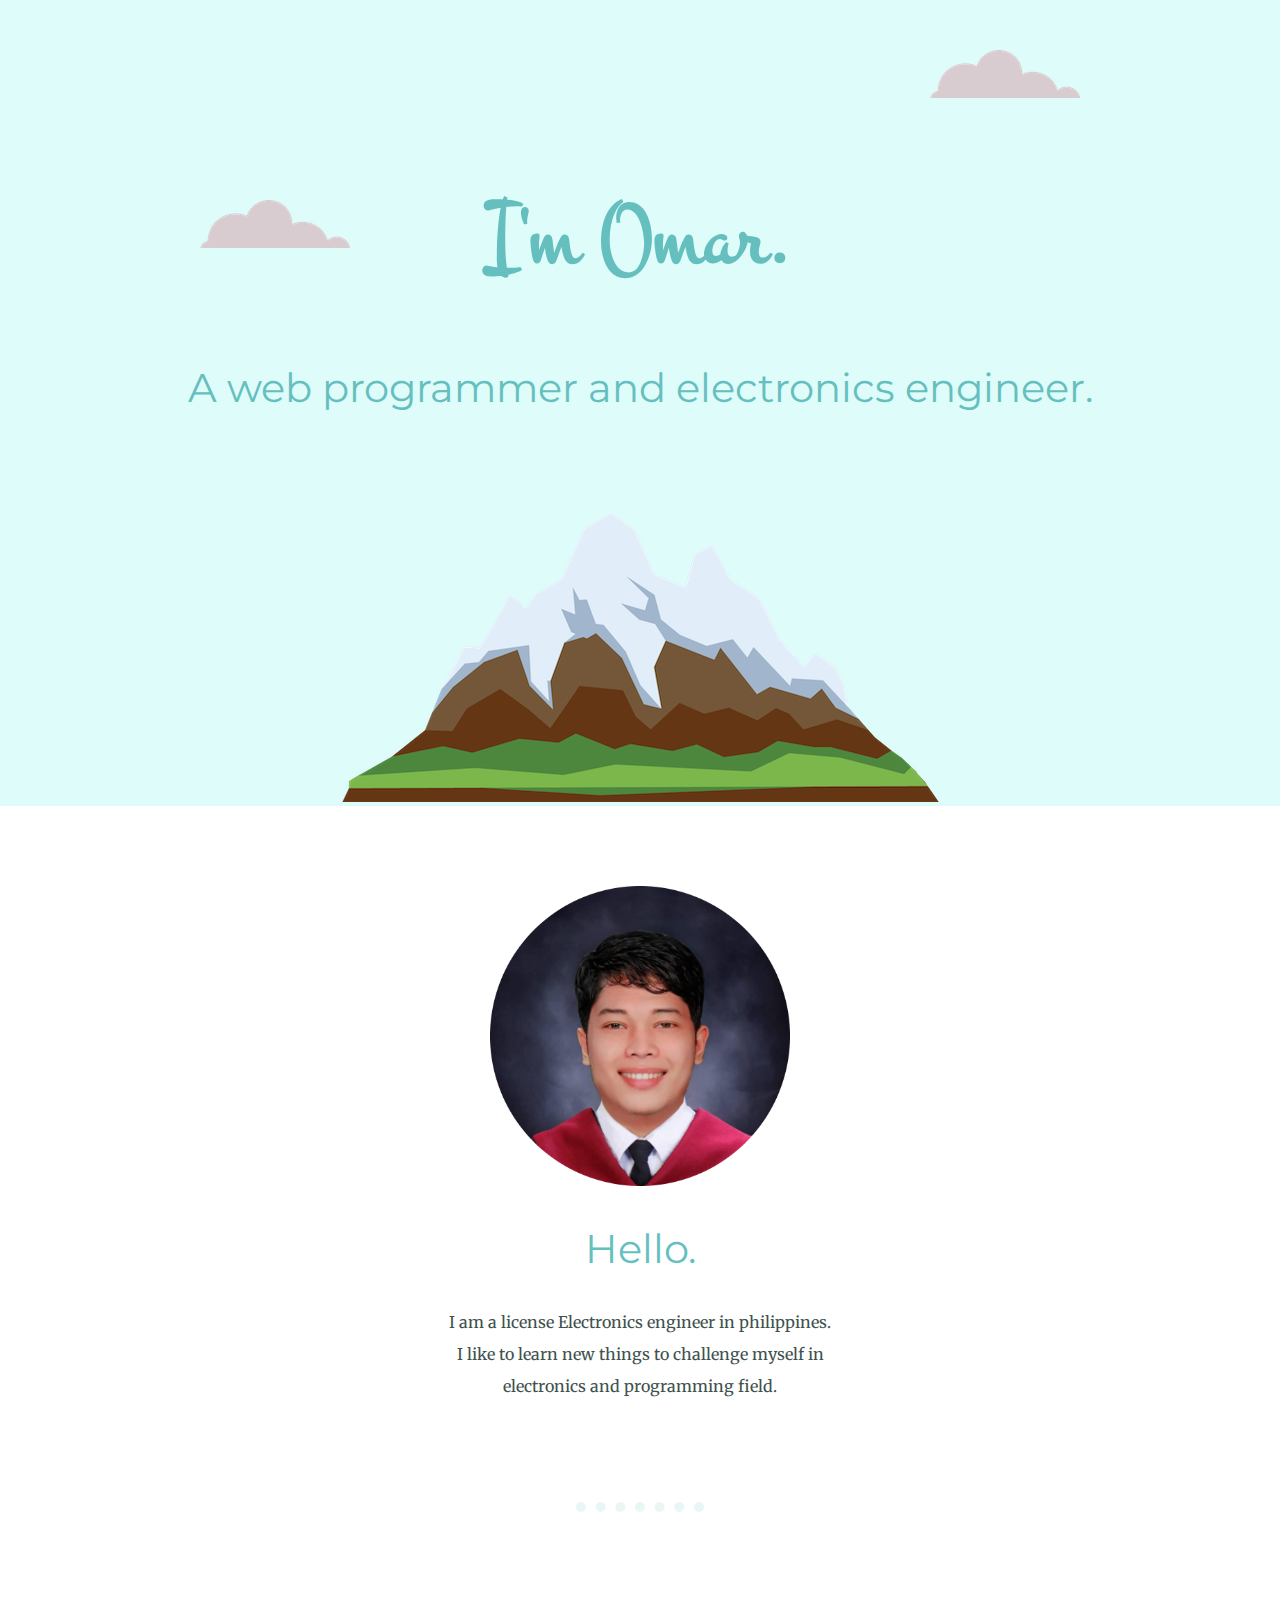
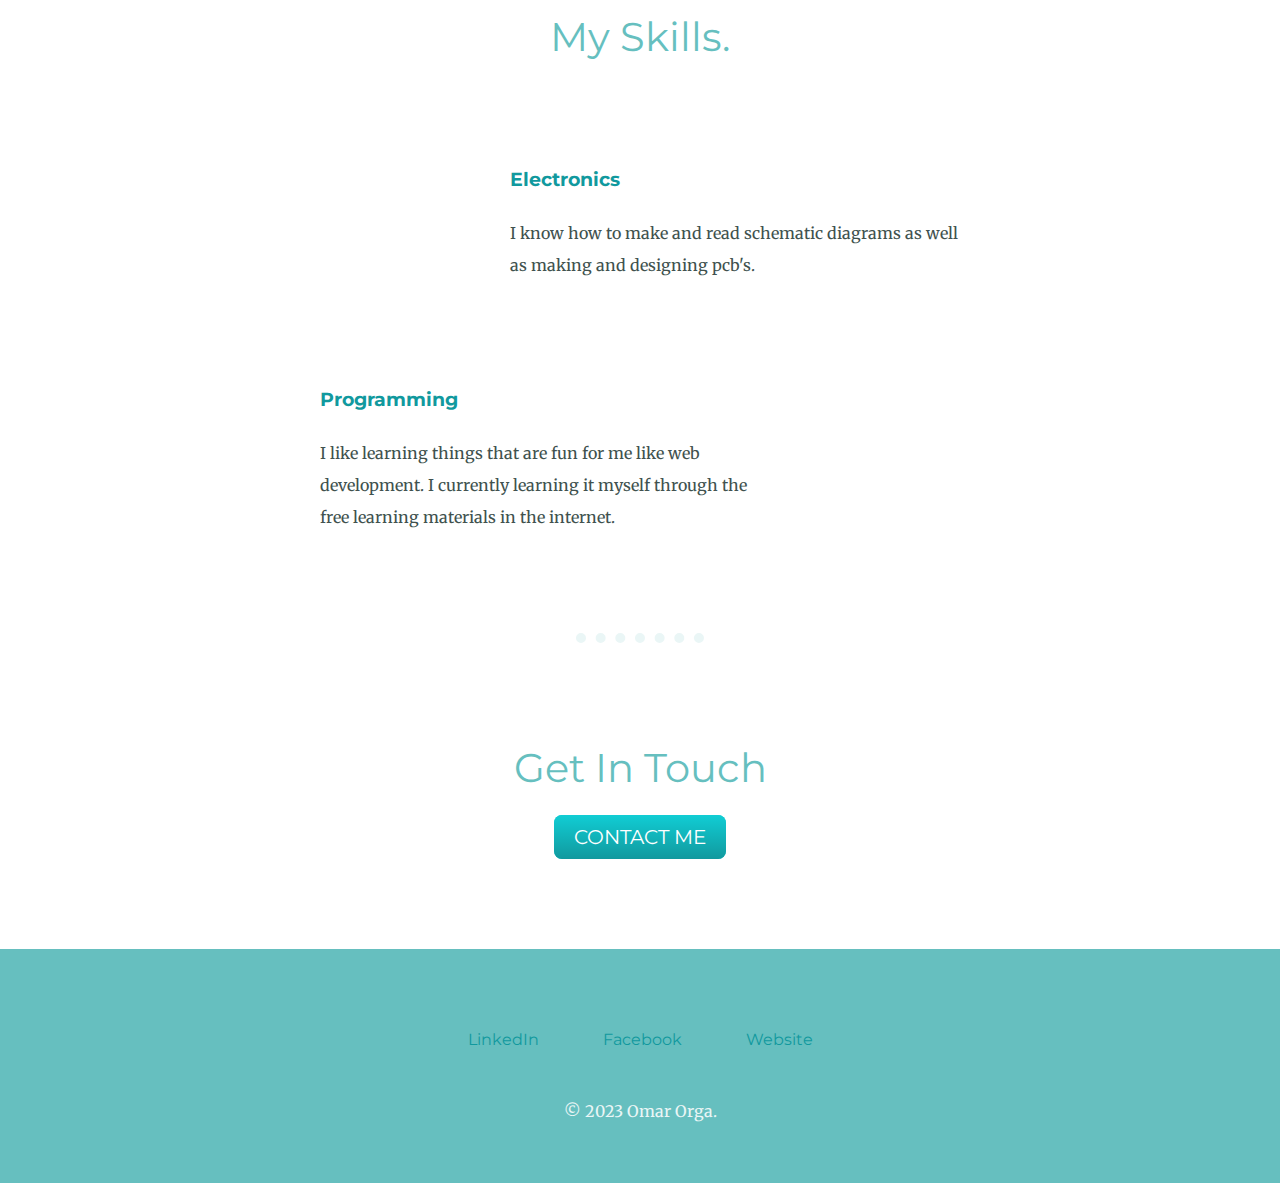
<file: index.html>
<!DOCTYPE html>
<html lang="en">
<head>
    <meta charset="UTF-8">
    <meta http-equiv="X-UA-Compatible" content="IE=edge">
    <meta name="viewport" content="width=device-width, initial-scale=1.0">
    <title>Omar A. Orga</title>
    <link rel="stylesheet" href="css/style.css">
    <link rel="icon" href="favicon_io/favicon.ico">
    <style>
        @import url('https://fonts.googleapis.com/css2?family=Merriweather&family=Montez&family=Montserrat&display=swap');
      </style>
</head>
<body>
    <div class="top_container">
    <img class="top_cloud" src="images/cloud.png" alt="cloud">
        <h1 class="name">I'm Omar.</h1>
        <h2 >A web programmer and electronics engineer.</h2>
    <img class="buttom_cloud" src="images/cloud.png" alt="cloud">
    <img class="mountain" src="images/mountain.png" alt="mountain">
    </div>
    <div class="middle_container">
        <div class="profile">
          <img src="images/omar.png" alt="profile pic" class="profile_pic">
          <h2>Hello.</h2>
          <p class="intro">I am a license Electronics engineer in philippines. I like to learn new things to challenge myself in electronics and programming field.</p>
        </div>
        <hr>
        <div class="skills">
          <h2>My Skills.</h2>
          <div class="skill-row">
            <iframe src="https://giphy.com/embed/DZrp2DjxS7P5aVzmOj" frameBorder="0" class="giphy-embed1" allowFullScreen></iframe>
            <h3>Electronics</h3>
            <p>I know how to make and read schematic diagrams as well as making and designing pcb's.</p>
          </div>
          <div class="skill-row">
            <iframe src="https://giphy.com/embed/juua9i2c2fA0AIp2iq" frameBorder="0" class="giphy-embed2" allowFullScreen></iframe>
            <h3>Programming</h3>
            <p>I like learning things that are fun for me like web development. I currently learning it myself through the free learning materials in the internet.</p>
          </div>
        </div>
        <hr>
        <div class="contact-me">
          <h2>Get In Touch</h2>
          <a class="btn" href="mailto:orgaomar8@gmail.com">CONTACT ME</a>
        </div>
      </div>
      
      
      <div class="bottom_container">
        <a class="footer-link" href="www.linkedin.com/in/omarorga">LinkedIn</a>
        <a class="footer-link" href="https://web.facebook.com/omar.orga.5/">Facebook</a>
        <a class="footer-link" href="https://omar00-bot.github.io/cv/">Website</a>
        <p class="credits">© 2023 Omar Orga.</p>
      </div>
      
</body>
</html>
</file>
<file: css/style.css>
body{
    margin: 0px;
    font-family: 'Merriweather', serif;
    text-align: center;
}
.top_container{
    background-color: #DEFCF9;
    padding-top: 100px;
    position: relative;
}
h1{
    margin: 50px auto 0 auto;
    font-family: 'Montez', cursive;
    color: #66BFBF;
    line-height: 2;

}
h2{
    font-family: 'Montserrat', sans-serif;
    font-size: 2.5rem;
    color: #66BFBF;
    font-weight: normal;
}
h3{
    font-family: 'Montserrat', sans-serif;
    color: #11999E;
}
a{
    color: #11999E;
    font-family: 'Montserrat', sans-serif;
    text-decoration: none;
}
a:hover{
    color: #eaf6f6;
}
.middle_container{

}
.buttom_cloud{
    position: absolute;
    top: 200px;
    left: 200px;
}
.top_cloud{
    position: absolute;
    right: 200px;
    top: 50px;
}
.name{
    font-size: 562.5%;
} 
.profile_pic{
    height: 300px;
    margin-top: 80px;
}
.giphy-embed1{
    width: 25%;
    float: left;
    margin-right: 30px;
}
.giphy-embed2{
    width: 25%;
    float: right;
    margin-left: 30px;

}
.skill-row{
    width: 50%;
    margin: 100px auto;
    text-align: left;
    line-height: 2;
}
p{
    color: #40514e;
    line-height: 2;
}
hr{
    border-style: dotted none none none;
    border-color: #eaf6f6;
    border-width: 10px;
    width: 10%;
    margin: 100px auto;
}
.credits{
    color: #eaf6f6;
    padding: 30px;
}
.btn {
    background: #11cdd4;
    background-image: -webkit-linear-gradient(top, #11cdd4, #11999e);
    background-image: -moz-linear-gradient(top, #11cdd4, #11999e);
    background-image: -ms-linear-gradient(top, #11cdd4, #11999e);
    background-image: -o-linear-gradient(top, #11cdd4, #11999e);
    background-image: linear-gradient(to bottom, #11cdd4, #11999e);
    -webkit-border-radius: 8;
    -moz-border-radius: 8;
    border-radius: 8px;
    font-family: 'Montserrat', sans-serif;
    color: #ffffff;
    font-size: 20px;
    padding: 10px 20px 10px 20px;
    text-decoration: none;
  }
  
  .btn:hover {
    background: #30e3cb;
    background-image: -webkit-linear-gradient(top, #30e3cb,  #2bc4ad);
    background-image: -moz-linear-gradient(top, #30e3cb,  #2bc4ad);
    background-image: -ms-linear-gradient(top, #30e3cb,  #2bc4ad);
    background-image: -o-linear-gradient(top, #30e3cb,  #2bc4ad);
    background-image: linear-gradient(to bottom, #30e3cb,  #2bc4ad);
    text-decoration: none;
  }
  .contact-me{
    margin: 100px;
  }
  .bottom_container{
    background-color: #66bfbf;
    padding: 80px;
    padding-bottom: 10px;
  }
  .footer-link{
    padding: 30px;
  }
  .intro{
    width: 30%;
    margin: auto;
  }
</file>
